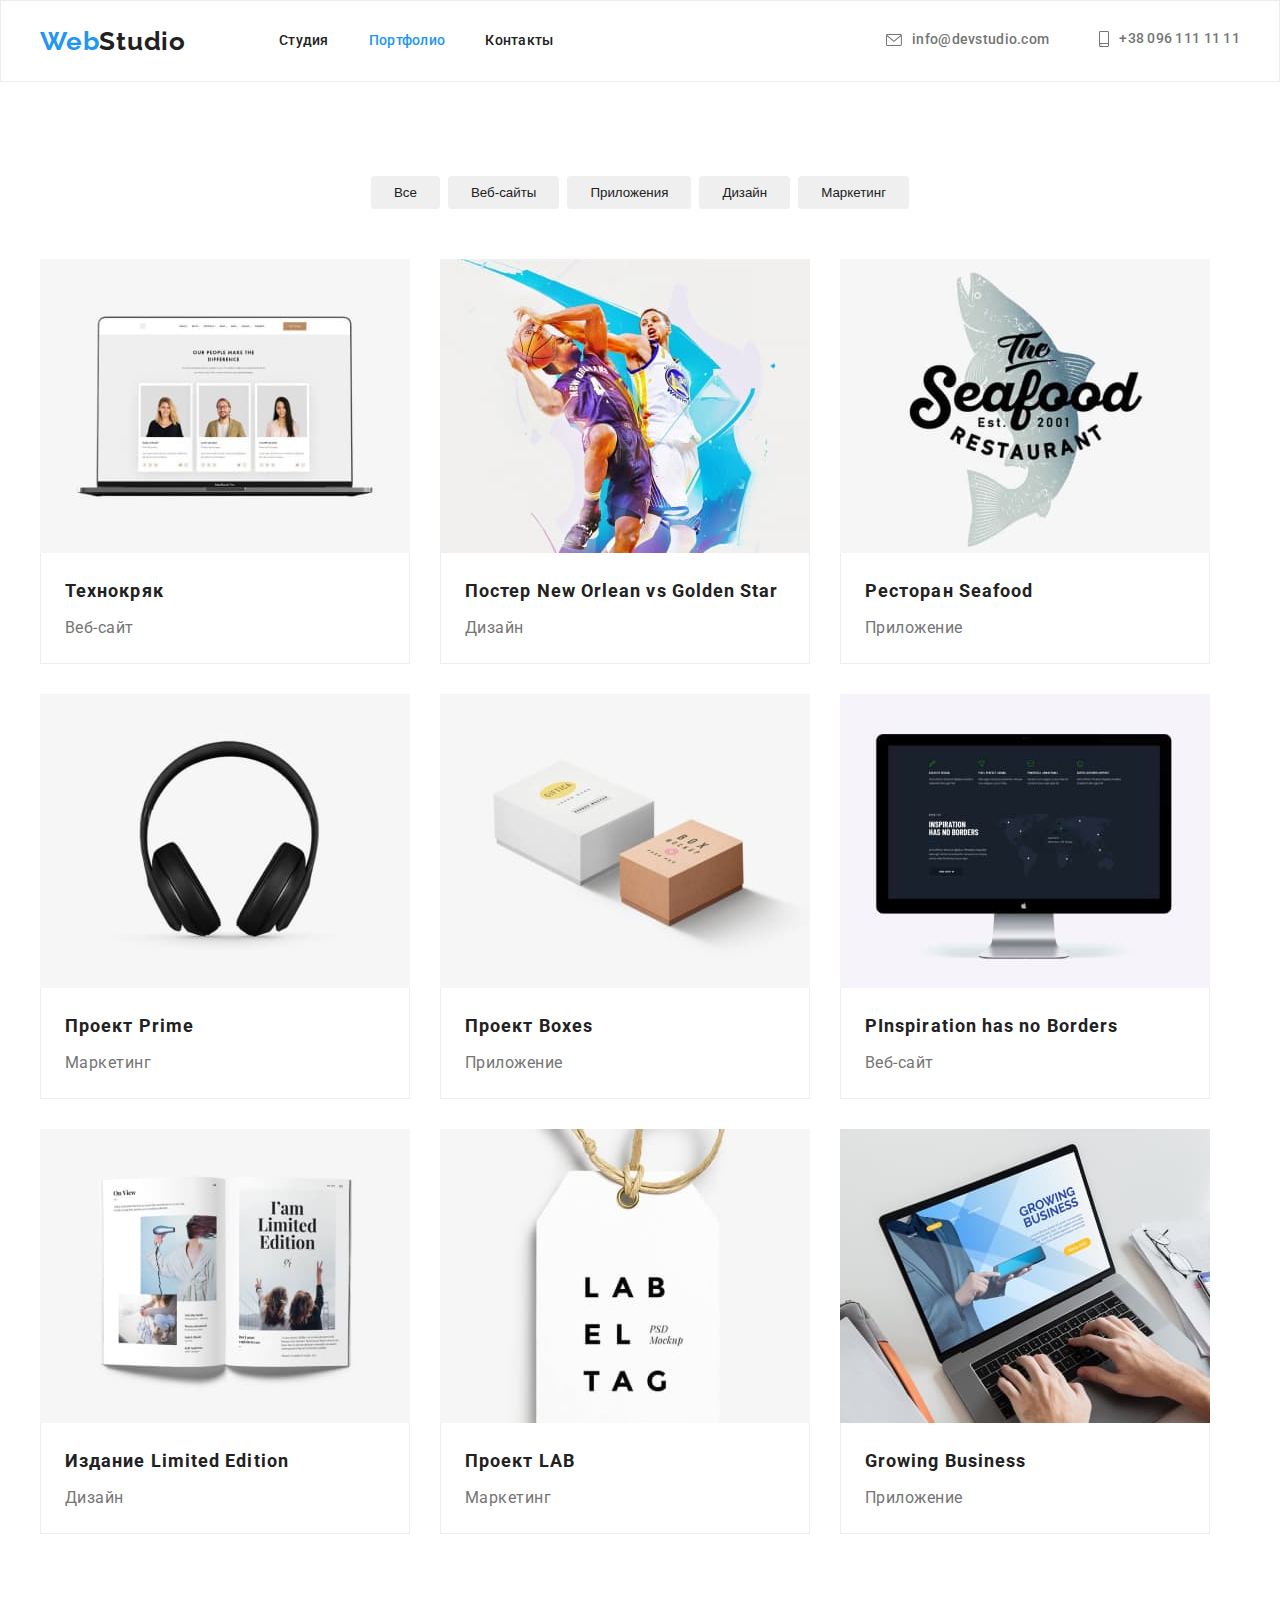
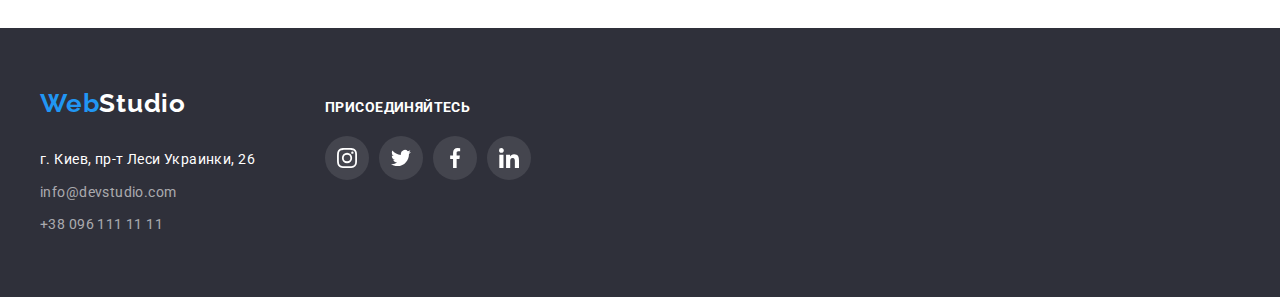
<file: portfolio.html>
<!DOCTYPE html>
<html lang="en">
  <head>
    <meta charset="UTF-8" />
    <meta http-equiv="X-UA-Compatible" content="IE=edge" />
    <meta name="viewport" content="width=device-width, initial-scale=1.0" />
    <title>Portfolio</title>
    <link
      rel="stylesheet"
      href="https://cdnjs.cloudflare.com/ajax/libs/modern-normalize/1.1.0/modern-normalize.min.css"
      integrity="sha512-wpPYUAdjBVSE4KJnH1VR1HeZfpl1ub8YT/NKx4PuQ5NmX2tKuGu6U/JRp5y+Y8XG2tV+wKQpNHVUX03MfMFn9Q=="
      crossorigin="anonymous"
      referrerpolicy="no-referrer"
    />
    <link rel="preconnect" href="https://fonts.gstatic.com" />
    <link rel="preconnect" href="https://fonts.googleapis.com" />
    <link rel="preconnect" href="https://fonts.gstatic.com" crossorigin />
    <link
      href="https://fonts.googleapis.com/css2?family=Raleway:wght@700&family=Roboto:wght@400;500;700;900&display=swap"
      rel="stylesheet"
    />
    <link rel="stylesheet" href="./css/styles.css" />
  </head>
  <body>
    <div>
      <!--Шапка сайта-->
      <header class="page-header">
        <div class="container header-container">
          <nav class="nav-box">
            <a class="nav-logo" href="./index.html"
              ><span class="logo-web">Web</span><span class="logo-studio">Studio</span></a
            >
            <ul class="site-nav">
              <li class="nav-item"><a href="./index.html" class="link">Студия</a></li>
              <li class="nav-item"><a href="" class="link current">Портфолио</a></li>
              <li class="nav-item"><a href="" class="link">Контакты</a></li>
            </ul>
          </nav>
          <!--Контакты-->
          <ul class="contact-nav">
            <li class="item">
              <a href="mailto:info@devstudio.com" class="contacts-link">
                <svg class="contact-nav-icon-f">
                  <use href="./images/hover-images/sprite-hover.svg#icon-envelope-2"></use></svg
                >info@devstudio.com</a
              >
            </li>
            <li class="item">
              <a href="tel:+380961111111" class="contacts-link">
                <svg class="contact-nav-icon-s">
                  <use href="./images/hover-images/sprite-hover.svg#icon-smartphone-2"></use></svg
                >+38 096 111 11 11</a
              >
            </li>
          </ul>
        </div>
      </header>
      <main>
        <!--Список кнопок - List of buttons -->
        <section class="section">
          <div class="container">
            <h1 class="visually-hidden">Кнопки</h1>
            <ul class="ul-filter">
              <li class="filter-item"><button type="button" class="btn">Все</button></li>
              <li class="filter-item"><button type="button" class="btn">Веб-сайты</button></li>
              <li class="filter-item"><button type="button" class="btn">Приложения</button></li>
              <li class="filter-item"><button type="button" class="btn">Дизайн</button></li>
              <li class="filter-item"><button type="button" class="btn">Маркетинг</button></li>
            </ul>
            <!-- Portfolio -->
            <ul class="portfolio">
              <li class="portfolio-image">
                <a chref="#" class="portfolio-img">
                  <img
                    src="./images/img1.jpg"
                    class="portfolio-photo"
                    alt="screenshot"
                    width="370"
                  />
                  <div class="portfolio-name">
                    <h2 class="portfolio-title">Технокряк</h2>
                    <p class="portfolio-text">Веб-сайт</p>
                  </div>
                </a>
              </li>
              <li class="portfolio-image">
                <a chref="#" class="portfolio-img">
                  <img
                    src="./images/img2.jpg"
                    class="portfolio-photo"
                    alt="Poster New Orlean vs Golden Star"
                    width="370"
                  />

                  <div class="portfolio-name">
                    <h2 class="portfolio-title">Постер New Orlean vs Golden Star</h2>
                    <p class="portfolio-text">Дизайн</p>
                  </div>
                </a>
              </li>
              <li class="portfolio-image">
                <a chref="#" class="portfolio-img">
                  <img
                    src="./images/img3.jpg"
                    class="portfolio-photo"
                    alt="tablet image"
                    width="370"
                  />

                  <div class="portfolio-name">
                    <h2 class="portfolio-title">Ресторан Seafood</h2>
                    <p class="portfolio-text">Приложение</p>
                  </div>
                </a>
              </li>
              <li class="portfolio-image">
                <a chref="#" class="portfolio-img">
                  <img
                    src="./images/img4.jpg"
                    class="portfolio-photo"
                    alt="headphones image"
                    width="370"
                  />
                  <div class="portfolio-name">
                    <h2 class="portfolio-title">Проект Prime</h2>
                    <p class="portfolio-text">Маркетинг</p>
                  </div>
                </a>
              </li>
              <li class="portfolio-image">
                <a chref="#" class="portfolio-img">
                  <img
                    src="./images/img5.jpg"
                    class="portfolio-photo"
                    alt="boxes image"
                    width="370"
                  />
                  <div class="portfolio-name">
                    <h2 class="portfolio-title">Проект Boxes</h2>
                    <p class="portfolio-text">Приложение</p>
                  </div>
                </a>
              </li>
              <li class="portfolio-image">
                <a chref="#" class="portfolio-img">
                  <img
                    src="./images/img6.jpg"
                    class="portfolio-photo"
                    alt="monitor image"
                    width="370"
                  />
                  <div class="portfolio-name">
                    <h2 class="portfolio-title">РInspiration has no Borders</h2>
                    <p class="portfolio-text">Веб-сайт</p>
                  </div>
                </a>
              </li>
              <li class="portfolio-image">
                <a chref="#" class="portfolio-img">
                  <img
                    src="./images/img7.jpg"
                    class="portfolio-photo"
                    alt="book image"
                    width="370"
                  />
                  <div class="portfolio-name">
                    <h2 class="portfolio-title">Издание Limited Edition</h2>
                    <p class="portfolio-text">Дизайн</p>
                  </div>
                </a>
              </li>
              <li class="portfolio-image">
                <a chref="#" class="portfolio-img">
                  <img
                    src="./images/img8.jpg"
                    class="portfolio-photo"
                    alt="book image"
                    width="370"
                  />
                  <div class="portfolio-name">
                    <h2 class="portfolio-title">Проект LAB</h2>
                    <p class="portfolio-text">Маркетинг</p>
                  </div>
                </a>
              </li>
              <li class="portfolio-image">
                <a chref="#" class="portfolio-img">
                  <img
                    src="./images/img9.jpg"
                    class="portfolio-photo"
                    alt="laptop image"
                    width="370"
                  />
                  <div class="portfolio-name">
                    <h2 class="portfolio-title">Growing Business</h2>
                    <p class="portfolio-text">Приложение</p>
                  </div>
                </a>
              </li>
            </ul>
          </div>
        </section>
      </main>
      <footer class="footer">
        <div class="container footer-container">
          <div class="footer-addres">
            <a class="footer-logo" href="#"
              ><span class="f-web">Web</span><span class="f-webstudio">Studio</span></a
            >
            <address class="adress">
              <ul class="footer-addres">
                <li class="footer-item">
                  <a
                    href="https://www.google.com/maps/place/%D0%B1%D1%83%D0%BB%D1%8C%D0%B2%D0%B0%D1%80+%D0%9B%D0%B5%D1%81%D1%96+%D0%A3%D0%BA%D1%80%D0%B0%D1%97%D0%BD%D0%BA%D0%B8,+26,+%D0%9A%D0%B8%D1%97%D0%B2,+02000/@50.4271245,30.5353084,15.75z/data=!4m5!3m4!1s0x40d4cf0e033ecbe9:0x57a4dffefec77da0!8m2!3d50.4265807!4d30.5383858"
                    class="address-map"
                    >г. Киев, пр-т Леси Украинки, 26</a
                  >
                </li>
                <li class="footer-item">
                  <a href="mailto:info@devstudio.com" class="contacts">info@devstudio.com</a>
                </li>
                <li class="footer-item">
                  <a href="tel:+380961111111" class="contacts">+38 096 111 11 11</a>
                </li>
              </ul>
            </address>
          </div>
          <div class="fsocial-title">
            <h2 class="footer-title">присоединяйтесь</h2>
            <ul class="fsocial-list">
              <li class="fsocial-item">
                <a href="#" class="fsocial-link">
                  <svg class="fsocial-icon">
                    <use href="./images/footer-networks/sprite-footer1.svg#icon-instagram1-1"></use>
                  </svg>
                </a>
              </li>
              <li class="fsocial-item">
                <a href="#" class="fsocial-link">
                  <svg class="fsocial-icon">
                    <use href="./images/footer-networks/sprite-footer1.svg#icon-twitter2-1"></use>
                  </svg>
                </a>
              </li>
              <li class="fsocial-item">
                <a href="#" class="fsocial-link">
                  <svg class="fsocial-icon">
                    <use href="./images/footer-networks/sprite-footer1.svg#icon-facebook3-1"></use>
                  </svg>
                </a>
              </li>
              <li class="fsocial-item">
                <a href="#" class="fsocial-link">
                  <svg class="fsocial-icon" width="20" height="20">
                    <use href="./images/footer-networks/sprite-footer1.svg#icon-linkedin4-1"></use>
                  </svg>
                </a>
              </li>
            </ul>
          </div>
        </div>
      </footer>
    </div>
  </body>
</html>
</file>
<file: css/styles.css>
:root {
  --titles-text-color-first: #212121;
  --text-color: #757575;
  --accent-color-text: #ffffff;
  --accent-color: #2196f3;
  --accent-color-sec: #1a72b9;
  --background-color: #2f303a;
  --logo-color: #000000;
  --backing-color: #f5f4fa;
  --header-color: #ececec;
  --portfolio-color: #e5e5e5;
  --clients-color: #afb1b8;

  /* первичный цвет фона - #E5E5E5; */
  /*  вторичный цвет фона - #F5F4FA;*/
  /* основной фон кнопок партфолио #F5F4FA */
}
h1,
h2,
h3,
h4,
h5,
h6,
p {
  margin-top: 0;
  margin-bottom: 0;
}
ul {
  margin: 0;
  list-style: none;
  padding-inline-start: 0;
}
a {
  text-decoration: none;
  cursor: pointer;
}
img {
  display: block;
  max-width: 100%;
  height: auto;
}
body {
  font-family: Roboto, sans-serif;
  background-color: var(-accent-color-text);
  color: var(--titles-text-color-first);
  margin: 0; /* Чтобы снять авто-margin браузера*/
}
ul {
  list-style: none;
  padding: 0;
}
.visually-hidden {
  position: absolute;
  clip: rect(0 0 0 0);
  width: 1px;
  height: 1px;
  margin: -1px;
}
/* Page-header */
.page-header {
  border: 1px solid var(--header-color);
}
.header-container {
  display: flex;
  align-items: center;
}
.container {
  width: 1200px;
  margin-left: auto;
  margin-right: auto;
  padding-left: 15px;
  padding-right: 15px;
}
.nav-box {
  align-items: center;
  /* justify-content: space-between; */
  background-color: var(--accent-color-text);
}
.nav-logo {
  margin-right: 93px;
}
.site-nav {
  display: flex;
}
.site-nav .nav-item + .nav-item {
  margin-left: 40px;
}
.nav-logo {
  margin-right: 93px;
  text-decoration: none;
}
.logo-web {
  font-family: Raleway, sans-serif;
  color: var(--accent-color);
  font-weight: 700;
  font-size: 26px;
  line-height: 1.19;
  letter-spacing: 0.03em;
}
.logo-web:hover,
.logo-web:focus {
  color: var(--accent-color);
}
.logo-studio {
  font-family: Raleway, sans-serif;
  color: var(--titles-text-color-first);
  font-weight: 700;
  font-size: 26px;
  line-height: 1.19;
  letter-spacing: 0.03em;
}
.logo-studio:hover,
.logo-studio:focus {
  color: var(--accent-color);
}
.nav-box {
  display: flex;
}
.site-nav {
  display: flex;
}
/* .site-nav .item+ .item{
  margin-left: 50px;
} */
/* .site-nav .item:not(:last-child) {
  margin-right: 50px;
} */
.site-nav .link {
  display: block; /* делает элемент блочным */
  padding-top: 32px;
  padding-bottom: 32px;
  color: var(--titles-text-color-first);
  font-weight: 500;
  font-size: 14px;
  line-height: 1.14;
  letter-spacing: 0.02em;
  text-decoration: none;
}
.site-nav .link:hover,
.site-nav .link:focus {
  color: var(--accent-color);
}
.site-nav .link.current {
  color: var(--accent-color);
}
/* Contacts */
.contact-nav {
  display: flex;
  margin-left: auto;
}
.contact-nav .item + .item {
  margin-left: 50px;
}
.contact-nav-icon-f {
  width: 16px;
  height: 12px;
  margin-right: 10px;
  fill: currentColor;
}
.contact-nav-icon-s {
  width: 10px;
  height: 16px;
  margin-right: 10px;
  fill: currentColor;
}
.contacts-link {
  display: inline-flex;
  align-items: center;
  color: var(--text-color);
  font-weight: 500;
  font-size: 14px;
  line-height: 1.14;
  letter-spacing: 0.02em;
}
.contact-nav.item:last-child {
  margin-right: 0;
}
.contacts-link:hover,
.contacts-link:focus {
  color: var(--accent-color);
}

/* Hero */
.hero {
  padding-top: 200px;
  padding-bottom: 200px;
  max-width: 1600px;
  margin-left: auto;
  margin-right: auto;
  text-align: center;
  background-repeat: no-repeat;
  background-size: cover;
  background-position: center;
  background-image: linear-gradient(to right, rgba(47, 48, 58, 0.4), rgba(47, 48, 58, 0.4)),
    url(../images/Head.jpg);
}
.hero-title.centered {
  text-align: center;
  margin-bottom: 30px;
  width: 696px;
  text-align: center;
  margin-left: auto;
  margin-right: auto;
  font-weight: 900;
  font-size: 44px;
  line-height: 1.36;
  letter-spacing: 0.06em;
  text-transform: uppercase;
  color: var(--accent-color-text);
}
/* Hero button*/
.hero-button {
  color: var(--accent-color-text);
  background-color: var(--accent-color);
  cursor: pointer;
  font-weight: 700;
  font-size: 16px;
  line-height: 1.87;
  letter-spacing: 0.06em;
  text-decoration: none;
  border-radius: 4px;
  padding: 10px 32px;
}
.hero-button:hover,
.hero-button:focus {
  color: var(--accent-color-text);
  background-color: var(--accent-color-sec);
}
/* Features - Приемущества */
.hidden {
  visibility: hidden;
}
.section {
  padding: 94px 0;
}
.section-titles h2 {
  visibility: hidden;
}
.feature-list {
  display: flex;
}

.feature-item:not(first-child) {
  margin-right: 30px;
}
.feature-title {
  color: var(--titles-text-color-first);
  font-weight: 700;
  font-size: 14px;
  line-height: 1.14;
  letter-spacing: 0.03em;
  text-transform: uppercase;
}
.feature-text {
  margin-top: 10px;
  color: var(--text-color);
  font-size: 14px;
  line-height: 1.71;
  letter-spacing: 0.03em;
}
.feature-icon {
  display: flex;
  justify-content: center;
  align-items: center;
  height: 120px;
  background-color: var(--backing-color);
  margin-bottom: 30px;
}
.feature-icon .icon {
  width: 70px;
  height: 70px;
}
/* About us */
.about-us-section {
  text-align: center;
  padding-top: 0px;
  padding-bottom: 94px;
}
.about-us-title {
  color: var(--titles-text-color-first);
  font-weight: 700;
  font-size: 36px;
  line-height: 1.17;
  text-align: center;
  letter-spacing: 0.03em;
}
.about-us-list {
  display: flex;
  margin-top: 50px;
  margin-left: -30px;
}
.about-us-item {
  margin-left: 30px;
}
/* .about-us-item:first-child {
  margin-left: 0px;
} */
/*Team */
.team {
  background-color: var(--backing-color);
}
.team-container {
  margin-left: auto;
  margin-right: auto;
  padding-left: 15px;
  padding-right: 15px;
}
.team-head-title {
  margin-bottom: 50px;
  color: var(-titles-text-color-first);
  font-weight: 700;
  font-size: 36px;
  line-height: 1.17;
  text-align: center;
  letter-spacing: 0.03em;
}
.team-list {
  display: flex;
  margin-left: -30px;
}
.team-item {
  flex-basis: calc(100% / 4-30px);
  margin-left: 30px;
  background-color: var(--accent-color-text);
  border-radius: 0px 0px 4px 4px;
  box-shadow: 0px 4px 4px rgba(0, 0, 0, 0.15);
}
.card-content {
  padding-top: 30px;
  padding-bottom: 30px;
}
.title {
  color: var(--titles-text-color-first);
  font-weight: 500;
  font-size: 16px;
  line-height: 1.19;
  text-align: center;
  letter-spacing: 0.03em;
}
.text {
  color: var(--text-color);
  margin-top: 10px;
  font-weight: normal;
  font-size: 16px;
  line-height: 1.19;
  text-align: center;
  letter-spacing: 0.03em;
}
.social-list {
  display: flex;
  justify-content: center;
  margin-top: 16px;
}
.social-item {
  width: 44px;
  height: 44px;
  margin-left: 10px;
}
.social-item:first-child {
  margin-left: 0;
}

.social-link {
  display: flex;
  align-items: center;
  justify-content: center;
  width: 100%;
  height: 100%;
  border-radius: 50%;
  color: var(--clients-color);
}

.social-link:hover,
.social-link:focus {
  color: var(--accent-color-text);
  background-color: var(--accent-color);
}

.social-link:hover .social-icon,
.social-link:focus .social-icon {
  fill: var(--accent-color-text);
}
.social-icon {
  width: 20px;
  height: 20px;
  fill: currentColor;
}
/* Buttons */

.ul-filter {
  display: flex;
  justify-content: center;
  margin-bottom: 50px;
}
.btn {
  padding: 8px 22px;
  border-style: none;
  cursor: pointer;
  border-radius: 4px;
  color: var(--titles-text-color-first);
  background-color: var(--backing color);
  text-align: center;
  border: 1px solid transparent;
  border-radius: 4px;
}
.filter-item:not(:first-child) {
  margin-left: 8px;
}
.btn:hover,
.btn:focus {
  color: var(--accent-color-text);
  background-color: var(--accent-color);
  box-shadow: 0px 3px 1px rgba(0, 0, 0, 0.12), 0px 1px 2px rgba(0, 0, 0, 0.08),
    0px 2px 2px rgba(0, 0, 0, 0.1);
}
/* Portfolio */
.portfolio {
  display: flex;
  flex-wrap: wrap;
  margin: -15px;
}
.portfolio-image {
  margin: 15px;
  width: 370px;
  display: block;
}
.portfolio-img {
  display: block;
  background-color: var(--accent-color-text);
}
.portfolio-img:hover,
.portfolio-img:focus {
  box-shadow: 1px 4px 6px rgba(0, 0, 0, 0.16), 0px 4px 4px rgba(0, 0, 0, 0.06),
    0px 1px 1px rgba(0, 0, 0, 0.12);
}
.portfolio-title {
  color: var(--titles-text-color-first);
  font-weight: 700;
  font-size: 18px;
  line-height: 2;
  letter-spacing: 0.06em;
}
.portfolio-text {
  margin-top: 4px;
  color: var(--text-color);
  font-size: 16px;
  line-height: 1.87;
  letter-spacing: 0.03em;
}
.flex-container {
  display: flex;
  flex-wrap: wrap;
}
.flex-element {
  width: calc((100%-60) / 3);
}
.flex-element:nth-child(3n) {
  margin-right: 0;
}
.portfolio-name {
  padding: 20px 24px;
  border-bottom: 1px solid #eeeeee;
  border-right: 1px solid #eeeeee;
  border-left: 1px solid #eeeeee;
}
/* clients */
.clients {
  padding: 94px auto;
  background-color: var(-portfolio-color);
}
.section-title {
  margin-bottom: 50px;
  font-weight: 700;
  font-size: 36px;
  line-height: 1.17;
  text-align: center;
  letter-spacing: 0.03em;
}
.client-list {
  display: flex;
  justify-content: space-between;
  margin-top: 50px;
}
.client-item {
  width: 170px;
  height: 92px;
  margin-left: 30px;
}
.client-item:first-child {
  margin-left: 0;
}
.client-link {
  display: flex;
  justify-content: center;
  align-items: center;
  color: var(--clients-color);
  border: 1px solid var(--clients-color);
  border-radius: 4px;
  width: 100%;
  height: 100%;
}

.client-link:hover,
.client-link:focus {
  color: var(--accent-color);
  border-color: var(--accent-color);
}
.client-link:hover .client-icon,
.client-link:focus .client-icon {
  fill: var(--accent-color);
}
.client-icon {
  width: 106px;
  height: 60px;
  fill: currentColor;
}
/* Footer */
.footer {
  padding-top: 60px;
  padding-bottom: 60px;
  background-color: var(--background-color);
}
.footer-container {
  display: flex;
  align-items: baseline;
}
.footer-logo {
  font-family: Raleway, sans-serif;
  color: var(--accent-color-text);
  font-weight: 700;
  font-size: 26px;
  line-height: 1.19;
  letter-spacing: 0.03em;
}
.f-web {
  color: var(--accent-color);
  font-family: Raleway;
  font-weight: 700;
  font-size: 26px;
  line-height: 1.19;
  letter-spacing: 0.03em;
}
.f-webstudio {
  font-family: Raleway;
  font-weight: 700;
  font-size: 26px;
  line-height: 1.19;
  letter-spacing: 0.03em;
}
.footer-logo:hover,
.footer-logo:focus {
  color: var(--accent-color);
}
.footer-addres {
  display: inline-block;
}
.address-map {
  display: inline-block;
  font-style: normal;
  margin-top: 20px;
  color: var(--accent-color-text);
  font-style: normal;
  font-size: 14px;
  line-height: 1.71;
  letter-spacing: 0.03em;
}
.contacts {
  color: rgba(255, 255, 255, 0.6);
  font-style: normal;
  font-size: 14px;
  line-height: 1.71;
  letter-spacing: 0.03em;
}

.footer-item {
  margin-top: 9px;
}

.address-map:hover,
.address-map:focus {
  color: var(--accent-color);
}
.contacts:hover,
.contacts:focus {
  color: var(--accent-color);
}
.fsocial-title {
  margin-left: 70px;
}
.footer-title {
  color: var(--accent-color-text);
  font-weight: 700;
  font-size: 14px;
  line-height: 1.14;
  letter-spacing: 0.03em;
  text-transform: uppercase;
}
.fsocial-list {
  display: flex;
  justify-content: center;
  margin-top: 20px;
}
.fsocial-icon {
  width: 20px;
  height: 20px;
}
.fsocial-item {
  width: 44px;
  height: 44px;
  margin-left: 10px;
}
.fsocial-item:first-child {
  margin-left: 0;
}
.fsocial-link {
  display: flex;
  justify-content: center;
  align-items: center;
  width: 100%;
  height: 100%;
  border-radius: 50%;
  color: #afb1b8;
  background: rgba(255, 255, 255, 0.1);
}
.fsocial-icon {
  fill: var(--accent-color-text);
}

.fsocial-link:hover,
.fsocial-link:focus {
  fill: var(--accent-color-text);
  background-color: var(--accent-color);
}
.fsocial-link:hover .fsocial-icon,
.fsocial-link:focus .fsocial-icon {
  fill: var(--accent-color-text);
}
</file>
